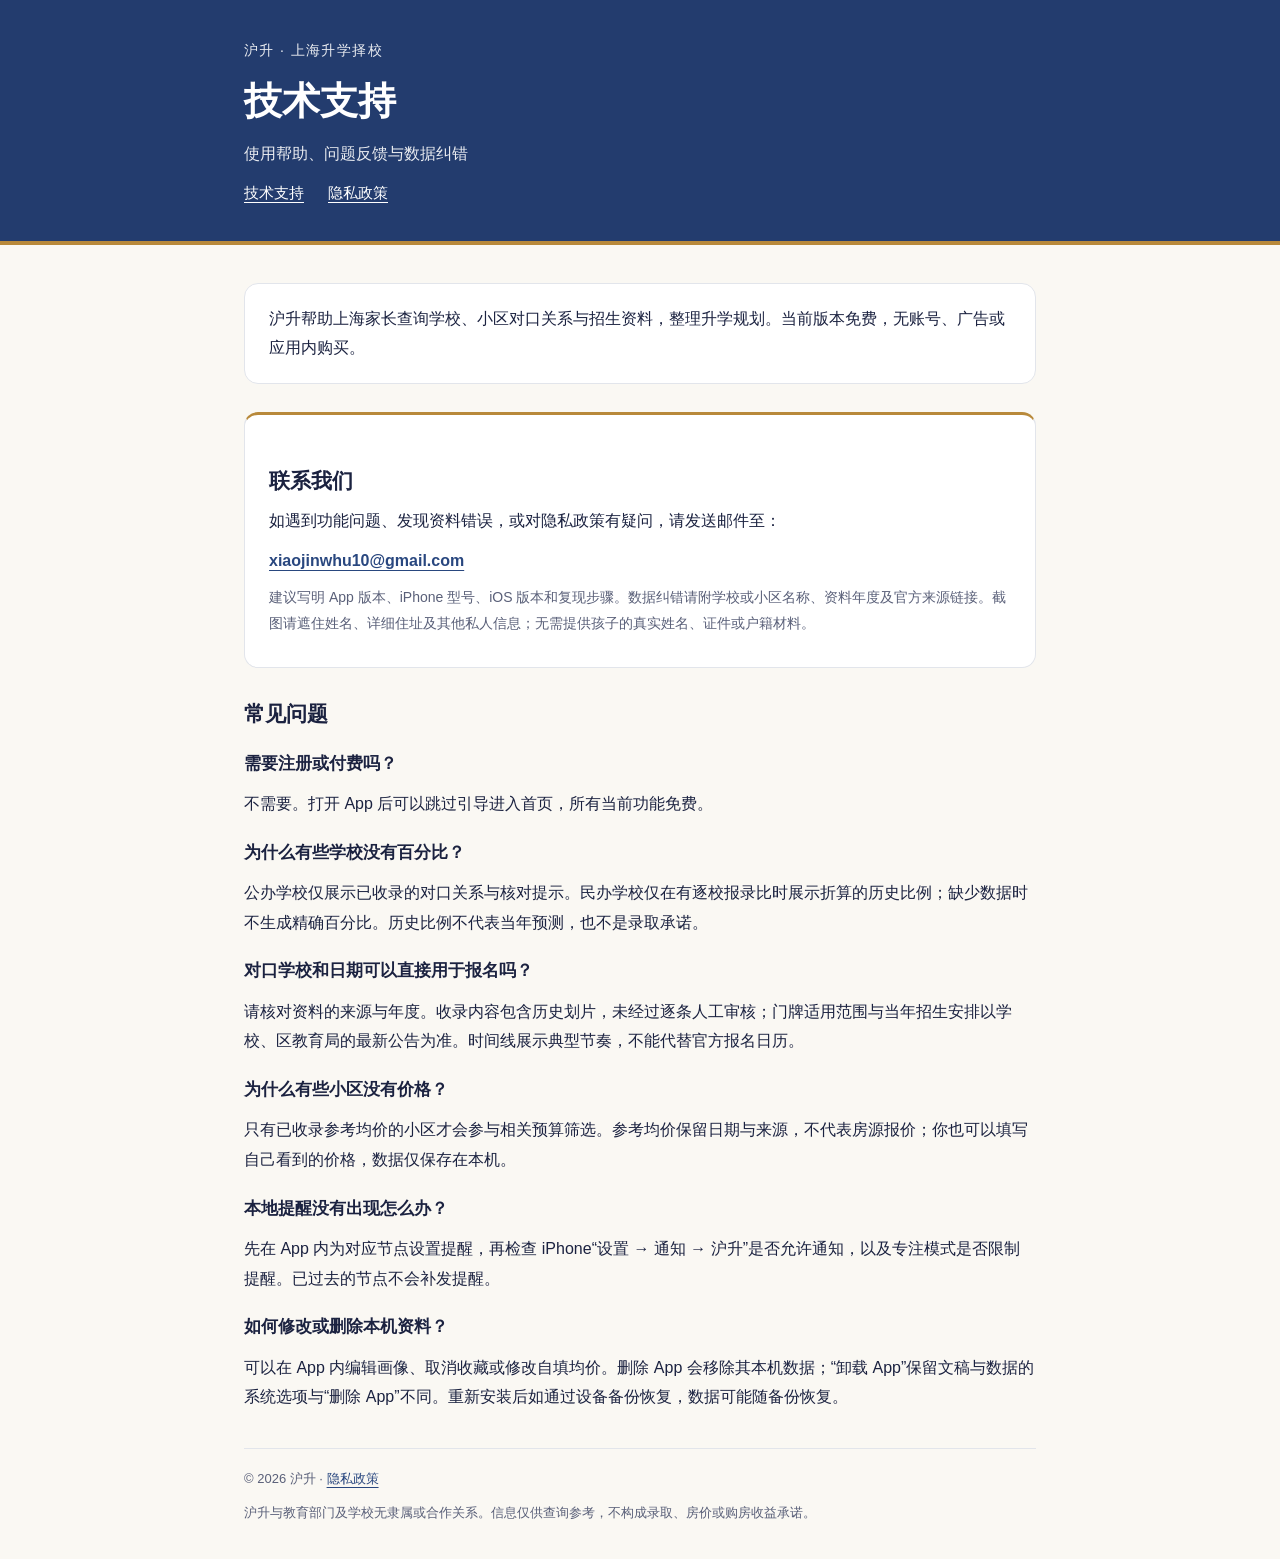
<file: index.html>
<!doctype html>
<html lang="zh-Hans"><head><meta charset="utf-8"><meta name="viewport" content="width=device-width,initial-scale=1"><meta name="description" content="沪升·上海升学择校的技术支持、常见问题与数据纠错渠道。"><title>技术支持 · 沪升</title><link rel="stylesheet" href="styles.css"></head><body>
<header><div class="wrap"><div class="brand">沪升 · 上海升学择校</div><h1>技术支持</h1><p>使用帮助、问题反馈与数据纠错</p><nav aria-label="页面导航"><a href="index.html" aria-current="page">技术支持</a><a href="privacy.html">隐私政策</a></nav></div></header>
<main class="wrap"><div class="lead">沪升帮助上海家长查询学校、小区对口关系与招生资料，整理升学规划。当前版本免费，无账号、广告或应用内购买。</div>
<section class="contact" aria-labelledby="contact-title"><h2 id="contact-title">联系我们</h2><p>如遇到功能问题、发现资料错误，或对隐私政策有疑问，请发送邮件至：</p><p class="email"><a href="mailto:xiaojinwhu10@gmail.com">xiaojinwhu10@gmail.com</a></p><p class="muted">建议写明 App 版本、iPhone 型号、iOS 版本和复现步骤。数据纠错请附学校或小区名称、资料年度及官方来源链接。截图请遮住姓名、详细住址及其他私人信息；无需提供孩子的真实姓名、证件或户籍材料。</p></section>
<section><h2>常见问题</h2><h3>需要注册或付费吗？</h3><p>不需要。打开 App 后可以跳过引导进入首页，所有当前功能免费。</p><h3>为什么有些学校没有百分比？</h3><p>公办学校仅展示已收录的对口关系与核对提示。民办学校仅在有逐校报录比时展示折算的历史比例；缺少数据时不生成精确百分比。历史比例不代表当年预测，也不是录取承诺。</p><h3>对口学校和日期可以直接用于报名吗？</h3><p>请核对资料的来源与年度。收录内容包含历史划片，未经过逐条人工审核；门牌适用范围与当年招生安排以学校、区教育局的最新公告为准。时间线展示典型节奏，不能代替官方报名日历。</p><h3>为什么有些小区没有价格？</h3><p>只有已收录参考均价的小区才会参与相关预算筛选。参考均价保留日期与来源，不代表房源报价；你也可以填写自己看到的价格，数据仅保存在本机。</p><h3>本地提醒没有出现怎么办？</h3><p>先在 App 内为对应节点设置提醒，再检查 iPhone“设置 → 通知 → 沪升”是否允许通知，以及专注模式是否限制提醒。已过去的节点不会补发提醒。</p><h3>如何修改或删除本机资料？</h3><p>可以在 App 内编辑画像、取消收藏或修改自填均价。删除 App 会移除其本机数据；“卸载 App”保留文稿与数据的系统选项与“删除 App”不同。重新安装后如通过设备备份恢复，数据可能随备份恢复。</p></section>
<footer>© 2026 沪升 · <a href="privacy.html">隐私政策</a><p>沪升与教育部门及学校无隶属或合作关系。信息仅供查询参考，不构成录取、房价或购房收益承诺。</p></footer></main></body></html>
</file>
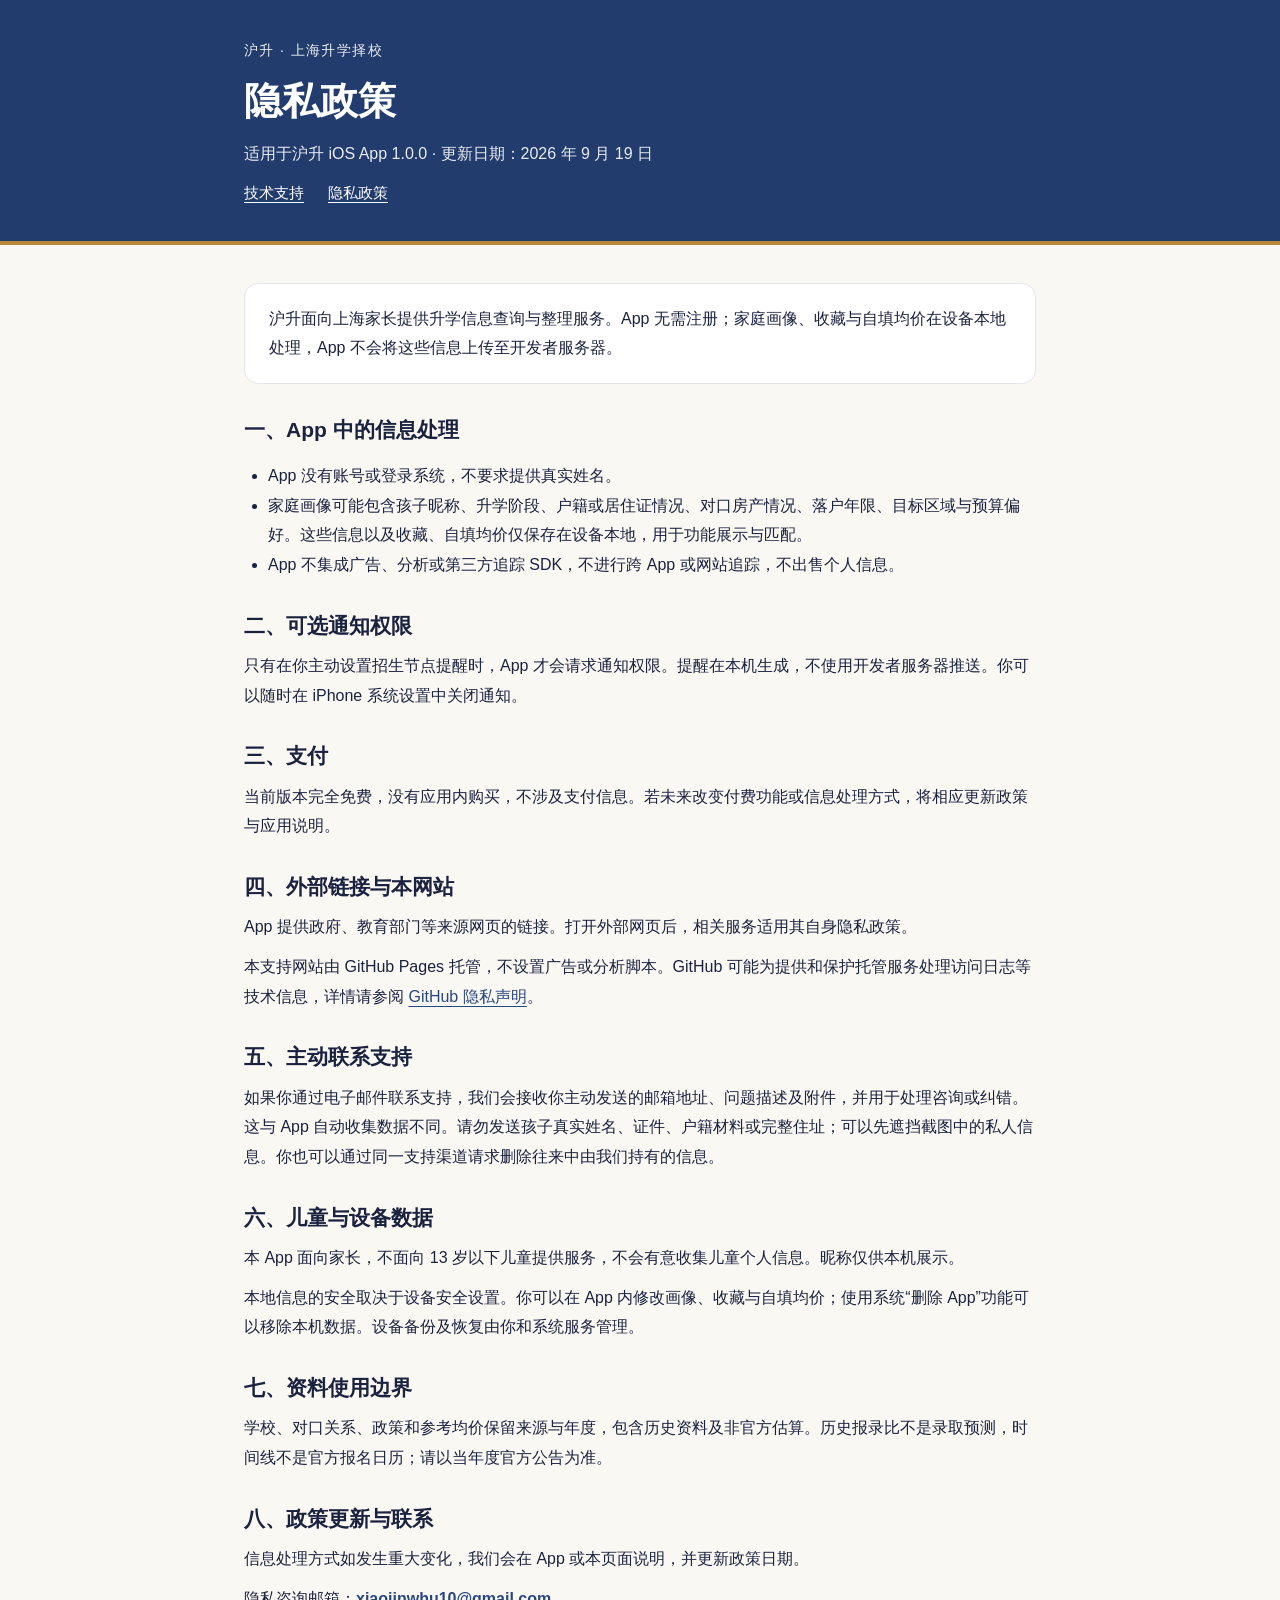
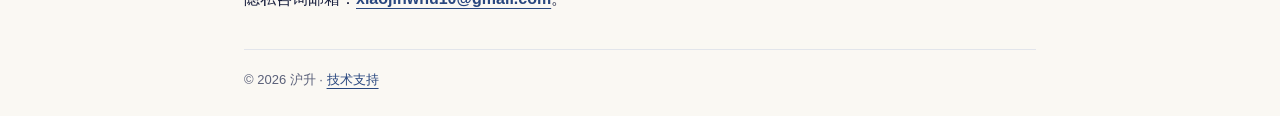
<file: privacy.html>
<!doctype html>
<html lang="zh-Hans"><head><meta charset="utf-8"><meta name="viewport" content="width=device-width,initial-scale=1"><meta name="description" content="沪升隐私政策：本地处理家庭画像与偏好，无账号、广告或第三方追踪。"><title>隐私政策 · 沪升</title><link rel="stylesheet" href="styles.css"></head><body>
<header><div class="wrap"><div class="brand">沪升 · 上海升学择校</div><h1>隐私政策</h1><p>适用于沪升 iOS App 1.0.0 · 更新日期：2026 年 9 月 19 日</p><nav aria-label="页面导航"><a href="index.html">技术支持</a><a href="privacy.html" aria-current="page">隐私政策</a></nav></div></header>
<main class="wrap"><div class="lead">沪升面向上海家长提供升学信息查询与整理服务。App 无需注册；家庭画像、收藏与自填均价在设备本地处理，App 不会将这些信息上传至开发者服务器。</div>
<section><h2>一、App 中的信息处理</h2><ul><li>App 没有账号或登录系统，不要求提供真实姓名。</li><li>家庭画像可能包含孩子昵称、升学阶段、户籍或居住证情况、对口房产情况、落户年限、目标区域与预算偏好。这些信息以及收藏、自填均价仅保存在设备本地，用于功能展示与匹配。</li><li>App 不集成广告、分析或第三方追踪 SDK，不进行跨 App 或网站追踪，不出售个人信息。</li></ul></section>
<section><h2>二、可选通知权限</h2><p>只有在你主动设置招生节点提醒时，App 才会请求通知权限。提醒在本机生成，不使用开发者服务器推送。你可以随时在 iPhone 系统设置中关闭通知。</p></section>
<section><h2>三、支付</h2><p>当前版本完全免费，没有应用内购买，不涉及支付信息。若未来改变付费功能或信息处理方式，将相应更新政策与应用说明。</p></section>
<section><h2>四、外部链接与本网站</h2><p>App 提供政府、教育部门等来源网页的链接。打开外部网页后，相关服务适用其自身隐私政策。</p><p>本支持网站由 GitHub Pages 托管，不设置广告或分析脚本。GitHub 可能为提供和保护托管服务处理访问日志等技术信息，详情请参阅 <a href="https://docs.github.com/en/site-policy/privacy-policies/github-general-privacy-statement">GitHub 隐私声明</a>。</p></section>
<section><h2>五、主动联系支持</h2><p>如果你通过电子邮件联系支持，我们会接收你主动发送的邮箱地址、问题描述及附件，并用于处理咨询或纠错。这与 App 自动收集数据不同。请勿发送孩子真实姓名、证件、户籍材料或完整住址；可以先遮挡截图中的私人信息。你也可以通过同一支持渠道请求删除往来中由我们持有的信息。</p></section>
<section><h2>六、儿童与设备数据</h2><p>本 App 面向家长，不面向 13 岁以下儿童提供服务，不会有意收集儿童个人信息。昵称仅供本机展示。</p><p>本地信息的安全取决于设备安全设置。你可以在 App 内修改画像、收藏与自填均价；使用系统“删除 App”功能可以移除本机数据。设备备份及恢复由你和系统服务管理。</p></section>
<section><h2>七、资料使用边界</h2><p>学校、对口关系、政策和参考均价保留来源与年度，包含历史资料及非官方估算。历史报录比不是录取预测，时间线不是官方报名日历；请以当年度官方公告为准。</p></section>
<section><h2>八、政策更新与联系</h2><p>信息处理方式如发生重大变化，我们会在 App 或本页面说明，并更新政策日期。</p><p>隐私咨询邮箱：<span class="email"><a href="mailto:xiaojinwhu10@gmail.com">xiaojinwhu10@gmail.com</a></span>。</p></section>
<footer>© 2026 沪升 · <a href="index.html">技术支持</a></footer></main></body></html>
</file>
<file: styles.css>
:root{color-scheme:light;--ink:#1b2240;--muted:#5a6079;--brand:#29477f;--gold:#b8893a;--paper:#faf8f3;--line:#e2e5eb}*{box-sizing:border-box}body{margin:0;color:var(--ink);background:var(--paper);font:16px/1.85 -apple-system,BlinkMacSystemFont,"PingFang SC","Microsoft YaHei",sans-serif}header{background:#233c6e;color:white;border-bottom:4px solid var(--gold)}header .wrap{padding-top:38px;padding-bottom:34px}.wrap{max-width:840px;margin:auto;padding:24px}nav{display:flex;gap:24px;flex-wrap:wrap;font-size:15px}nav a{color:inherit}a{color:var(--brand);text-underline-offset:4px}a:focus-visible{outline:3px solid var(--gold);outline-offset:4px}.brand{font-size:14px;letter-spacing:.1em;opacity:.9}h1{font-size:clamp(28px,5vw,38px);line-height:1.35;margin:12px 0}h2{font-size:21px;line-height:1.5;margin:30px 0 10px}h3{font-size:17px;margin:18px 0 4px}p{margin:10px 0}ul,ol{padding-left:24px}.lead,.contact{background:white;border:1px solid var(--line);padding:20px 24px;border-radius:14px;margin:14px 0 28px}.contact{border-top:3px solid var(--gold)}.muted{color:var(--muted);font-size:14px}.email{font-weight:600;overflow-wrap:anywhere}footer{border-top:1px solid var(--line);margin-top:36px;padding-top:18px;color:var(--muted);font-size:13px}header p{opacity:.9}section{scroll-margin-top:24px}@media(max-width:480px){.wrap{padding:20px}.lead,.contact{padding:18px}nav{gap:18px}}
</file>
